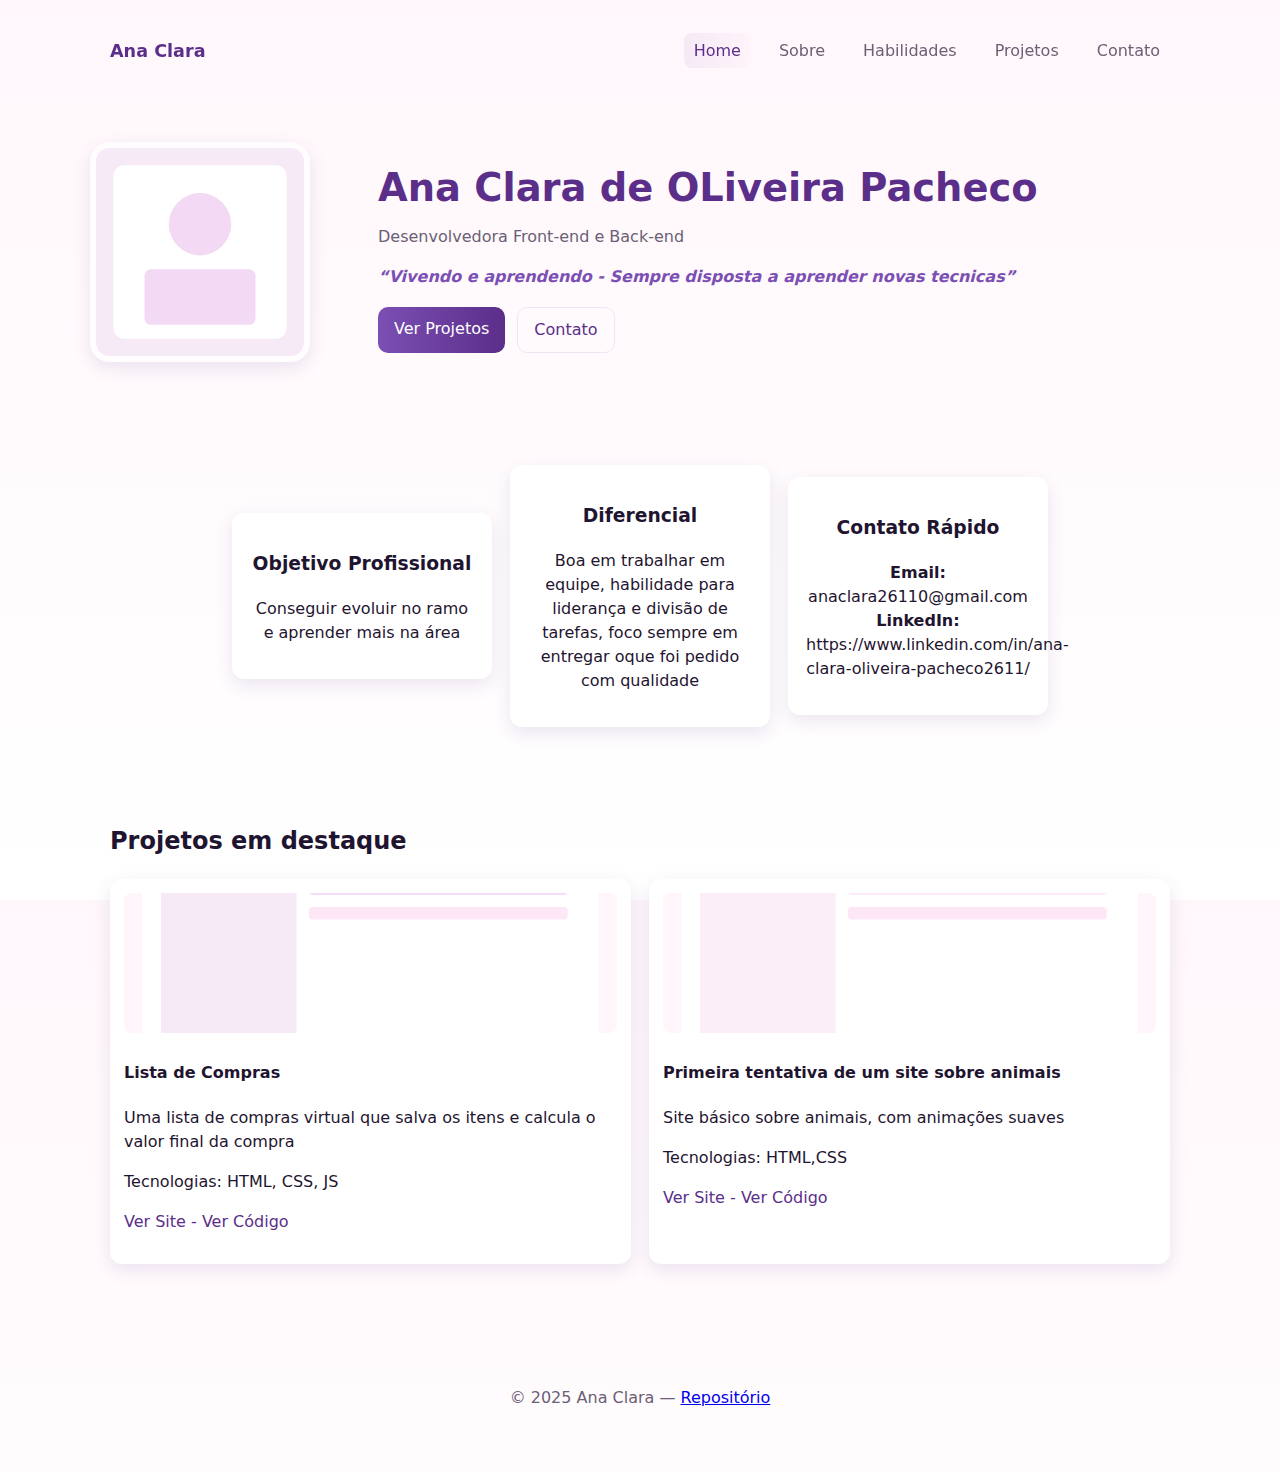
<file: index.html>
<!doctype html>
<html lang="pt-BR">
<head>
  <meta charset="utf-8" />
  <meta name="viewport" content="width=device-width,initial-scale=1" />
  <title>Ana Clara — Portfólio</title>
  <link rel="stylesheet" href="assets/css/style.css">
</head>
<body>
  <header class="site-header">
    <nav class="nav container">
      <a class="brand" href="index.html">Ana Clara</a>
      <ul class="nav-list">
        <li><a href="index.html" class="active">Home</a></li>
        <li><a href="about.html">Sobre</a></li>
        <li><a href="skills.html">Habilidades</a></li>
        <li><a href="projects.html">Projetos</a></li>
        <li><a href="contact.html">Contato</a></li>
      </ul>
    </nav>
  </header>

  <main>
    <section class="hero container">
      <div class="hero-left">
        <img src="assets/images/profile-placeholder.svg" alt="Foto profissional" class="profile-photo">
      </div>
      <div class="hero-right">
        <h1>Ana Clara de OLiveira Pacheco</h1>
        <p class="lead">Desenvolvedora Front‑end e Back-end</p>
        <p class="slogan">“Vivendo e aprendendo - Sempre disposta a aprender novas tecnicas”</p>
        <div class="cta">
          <a href="projects.html" class="btn">Ver Projetos</a>
          <a href="contact.html" class="btn btn-ghost">Contato</a>
        </div>
      </div>
    </section>

    <section class="quick container">
      <div class="card">
        <h3>Objetivo Profissional</h3>
        <p>Conseguir evoluir no ramo e aprender mais na área</p>
      </div>
      <div class="card">
        <h3>Diferencial</h3>
        <p>Boa em trabalhar em equipe, habilidade para liderança e divisão de tarefas, foco sempre em entregar oque foi pedido com qualidade</p>
      </div>
      <div class="card">
        <h3>Contato Rápido</h3>
        <p><strong>Email:</strong> anaclara26110@gmail.com <br><strong>LinkedIn:</strong> https://www.linkedin.com/in/ana-clara-oliveira-pacheco2611/</p>
      </div>
    </section>

    <section class="highlights container">
      <h2>Projetos em destaque</h2>
      <div class="grid projects-grid">
        <article class="project-card">
          <img src="assets/images/project1.svg" alt="Print do projeto 1">
          <h4>Lista de Compras</h4>
          <p>Uma lista de compras virtual que salva os itens e calcula o valor final da compra</p>
          <p class="tech">Tecnologias: HTML, CSS, JS</p>
          <p><a href="https://anaclara26110.github.io/Lista-De-Compras/" class="link">Ver Site -</a>
          <a href="https://github.com/AnaClara26110/Lista-De-Compras" class="link">Ver Código</a>
        </article>

        <article class="project-card">
          <img src="assets/images/project2.svg" alt="Print do projeto 2">
          <h4>Primeira tentativa de um site sobre animais</h4>
          <p>Site básico sobre animais, com animações suaves</p>
          <p class="tech">Tecnologias: HTML,CSS</p>
          <a href="https://anaclara26110.github.io/Animais-Estranhos-Mas-Fofos/" class="link">Ver Site -</a>
          <a href="https://github.com/AnaClara26110/Animais-Estranhos-Mas-Fofos" class="link">Ver Código</a>
        </article>
      </div>
    </section>
  </main>

  <footer class="site-footer">
    <div class="container">
      <p>© 2025 Ana Clara — <a href="https://github.com/seunome/meu-portfolio-profissional">Repositório</a></p>
    </div>
  </footer>

  <script src="assets/js/main.js"></script>
</body>
</html>
</file>
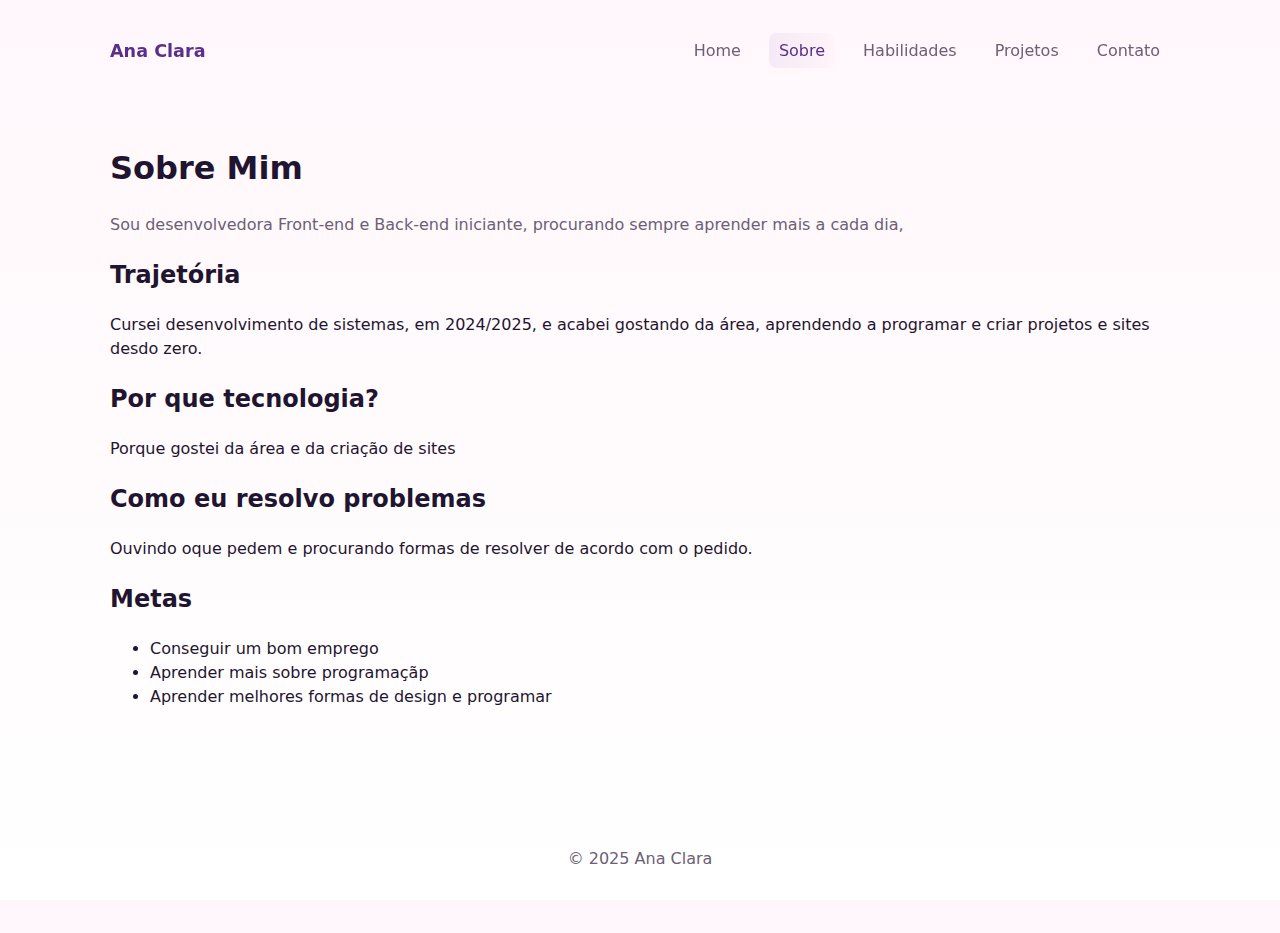
<file: about.html>
<!doctype html>
<html lang="pt-BR">
<head>
  <meta charset="utf-8" />
  <meta name="viewport" content="width=device-width,initial-scale=1" />
  <title>Sobre — Ana Clara</title>
  <link rel="stylesheet" href="assets/css/style.css">
</head>
<body>
  <header class="site-header">
    <nav class="nav container">
      <a class="brand" href="index.html">Ana Clara</a>
      <ul class="nav-list">
        <li><a href="index.html">Home</a></li>
        <li><a href="about.html" class="active">Sobre</a></li>
        <li><a href="skills.html">Habilidades</a></li>
        <li><a href="projects.html">Projetos</a></li>
        <li><a href="contact.html">Contato</a></li>
      </ul>
    </nav>
  </header>

  <main class="container">
    <section class="about">
      <h1>Sobre Mim</h1>
      <p class="lead">Sou desenvolvedora Front-end e Back-end iniciante, procurando sempre aprender mais a cada dia,</p>

      <h2>Trajetória</h2>
      <p>Cursei desenvolvimento de sistemas, em 2024/2025, e acabei gostando da área, aprendendo a programar e criar projetos e sites desdo zero.</p>

      <h2>Por que tecnologia?</h2>
      <p>Porque gostei da área e da criação de sites</p>

      <h2>Como eu resolvo problemas</h2>
      <p>Ouvindo oque pedem e procurando formas de resolver de acordo com o pedido.</p>

      <h2>Metas</h2>
      <ul>
        <li>Conseguir um bom emprego</li>
        <li>Aprender mais sobre programaçãp</li>
        <li>Aprender melhores formas de design e programar</li>
      </ul>
    </section>
  </main>

  <footer class="site-footer">
    <div class="container">
      <p>© 2025  Ana Clara</p>
    </div>
  </footer>

  <script src="assets/js/main.js"></script>
</body>
</html>
</file>
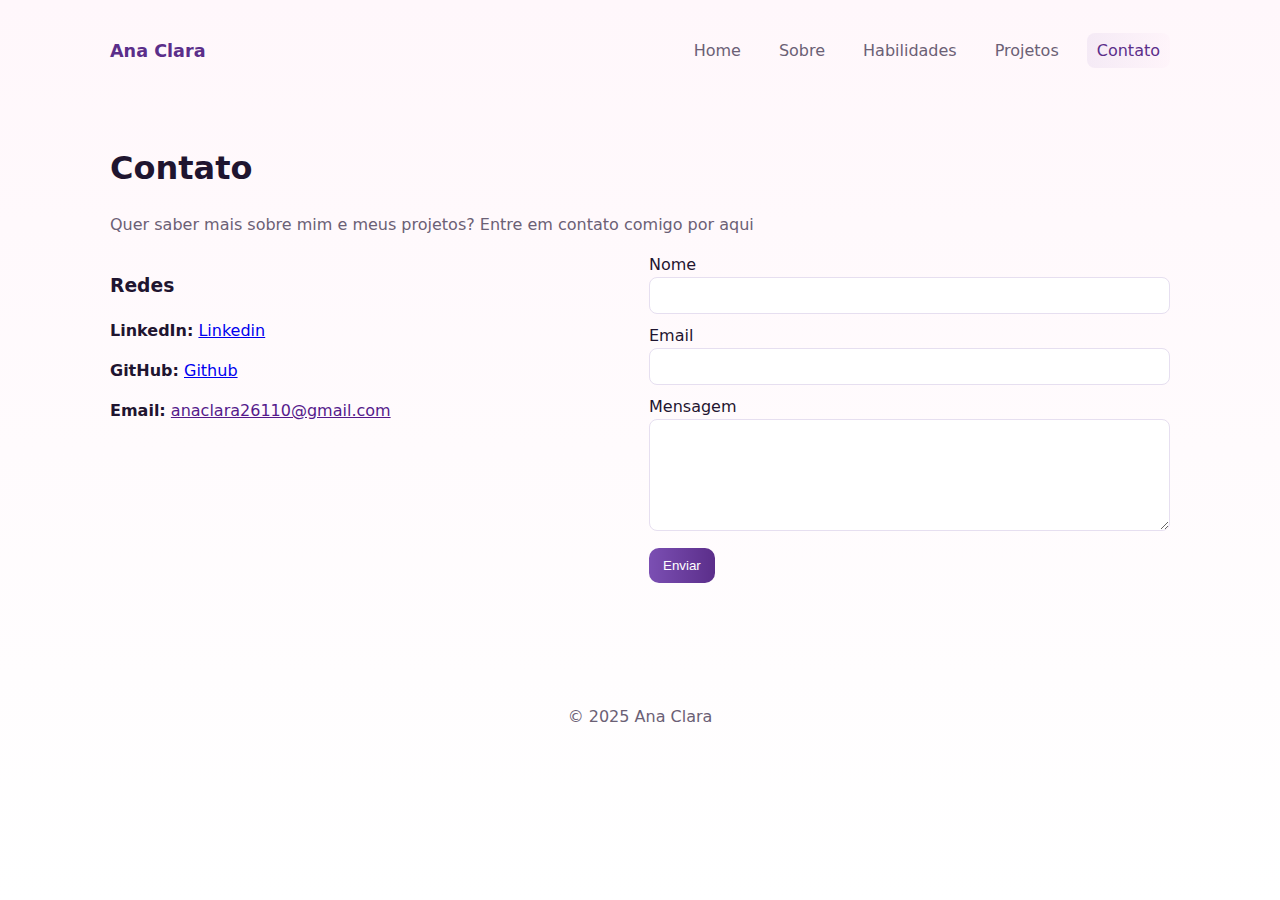
<file: contact.html>
<!doctype html>
<html lang="pt-BR">
<head>
  <meta charset="utf-8" />
  <meta name="viewport" content="width=device-width,initial-scale=1" />
  <title>Contato — Ana Clara</title>
  <link rel="stylesheet" href="assets/css/style.css">
</head>
<body>
  <header class="site-header">
    <nav class="nav container">
      <a class="brand" href="index.html">Ana Clara</a>
      <ul class="nav-list">
        <li><a href="index.html">Home</a></li>
        <li><a href="about.html">Sobre</a></li>
        <li><a href="skills.html">Habilidades</a></li>
        <li><a href="projects.html">Projetos</a></li>
        <li><a href="contact.html" class="active">Contato</a></li>
      </ul>
    </nav>
  </header>

  <main class="container">
    <section class="contact">
      <h1>Contato</h1>
      <p class="lead">Quer saber mais sobre mim e meus projetos? Entre em contato comigo por aqui</p>

      <div class="contact-grid">
        <div>
          <h3>Redes</h3>
          <p><strong>LinkedIn:</strong> <a href="https://www.linkedin.com/in/ana-clara-oliveira-pacheco2611/">Linkedin</a></p>
          <p><strong>GitHub:</strong> <a href="https://github.com/AnaClara26110">Github</a></p>
          <p><strong>Email:</strong> <a href="">anaclara26110@gmail.com</a></p>
        </div>

        <form class="contact-form" action="anaclara26110@gmail.com" method="post" enctype="text/plain">
          <label for="name">Nome</label>
          <input id="name" name="name" required>

          <label for="email">Email</label>
          <input id="email" name="email" type="email" required>

          <label for="message">Mensagem</label>
          <textarea id="message" name="message" rows="6" required></textarea>

          <button type="submit" class="btn">Enviar</button>
        </form>
      </div>
    </section>
  </main>

  <footer class="site-footer">
    <div class="container">
      <p>© 2025 Ana Clara</p>
    </div>
  </footer>

  <script src="assets/js/main.js"></script>
</body>
</html>
</file>
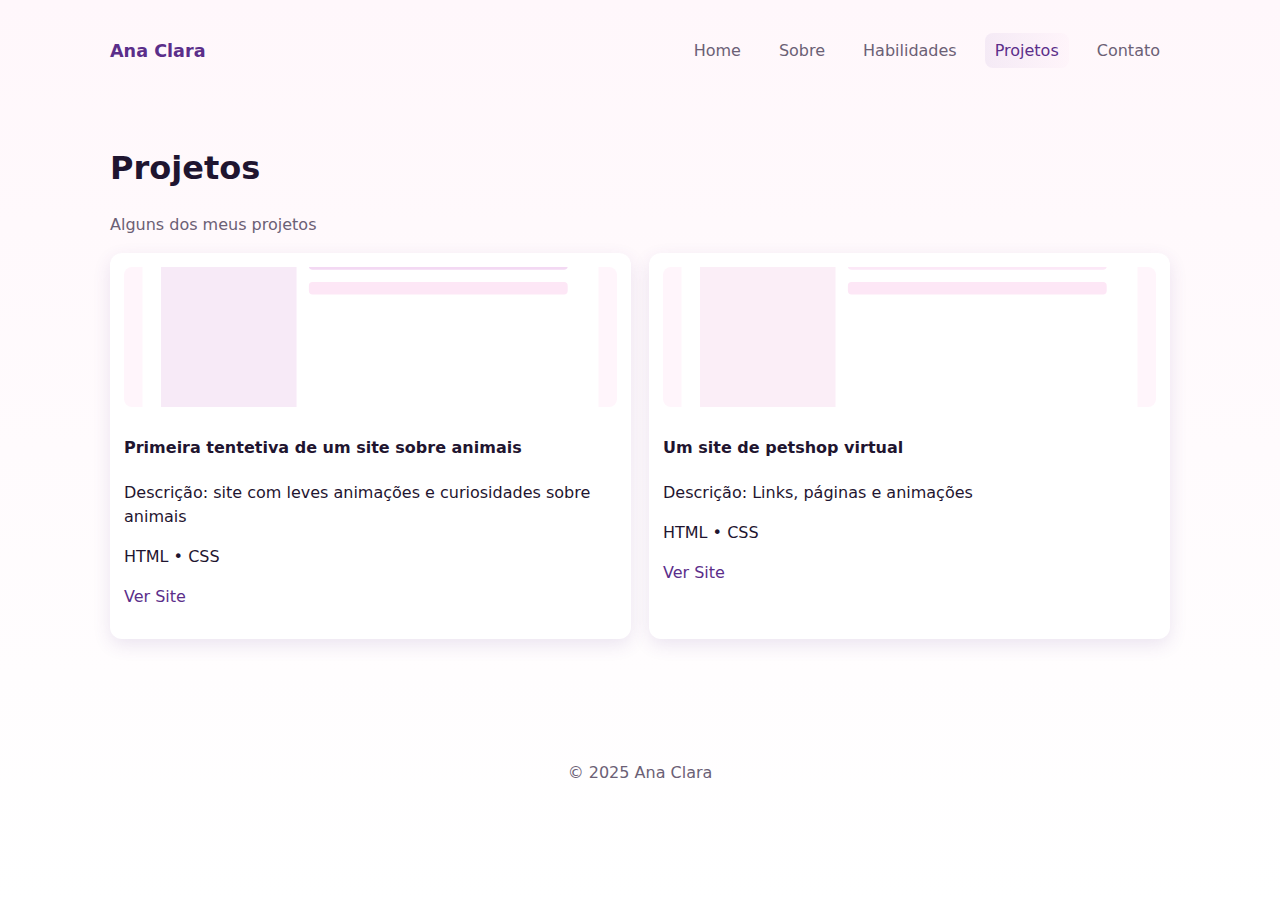
<file: projects.html>
<!doctype html>
<html lang="pt-BR">
<head>
  <meta charset="utf-8" />
  <meta name="viewport" content="width=device-width,initial-scale=1" />
  <title>Projetos — Ana Clara</title>
  <link rel="stylesheet" href="assets/css/style.css">
</head>
<body>
  <header class="site-header">
    <nav class="nav container">
      <a class="brand" href="index.html">Ana Clara</a>
      <ul class="nav-list">
        <li><a href="index.html">Home</a></li>
        <li><a href="about.html">Sobre</a></li>
        <li><a href="skills.html">Habilidades</a></li>
        <li><a href="projects.html" class="active">Projetos</a></li>
        <li><a href="contact.html">Contato</a></li>
      </ul>
    </nav>
  </header>

  <main class="container">
    <section class="projects">
      <h1>Projetos</h1>
      <p class="lead">Alguns dos meus projetos</p>

      <div class="grid projects-grid">
        <article class="project-card">
          <img src="assets/images/project1.svg" alt="Print do projeto 1">
          <h4>Primeira tentetiva de um site sobre animais</h4>
          <p>Descrição: site com leves animações e curiosidades sobre animais</p>
          <p class="tech">HTML • CSS</p>
          <p><a href="https://anaclara26110.github.io/Animais-Estranhos-Mas-Fofos/" class="link">Ver Site</a></p>
        </article>

        <article class="project-card">
          <img src="assets/images/project2.svg" alt="Print do projeto 2">
          <h4>Um site de petshop virtual</h4>
          <p>Descrição: Links, páginas e animações</p>
          <p class="tech">HTML • CSS</p>
          <p><a href="https://anaclara26110.github.io/Pet_Shop_Virtual/" class="link">Ver Site</a></p>
        </article>

  </main>

  <footer class="site-footer">
    <div class="container">
      <p>© 2025 Ana Clara</p>
    </div>
  </footer>

  <script src="assets/js/main.js"></script>
</body>
</html>
</file>
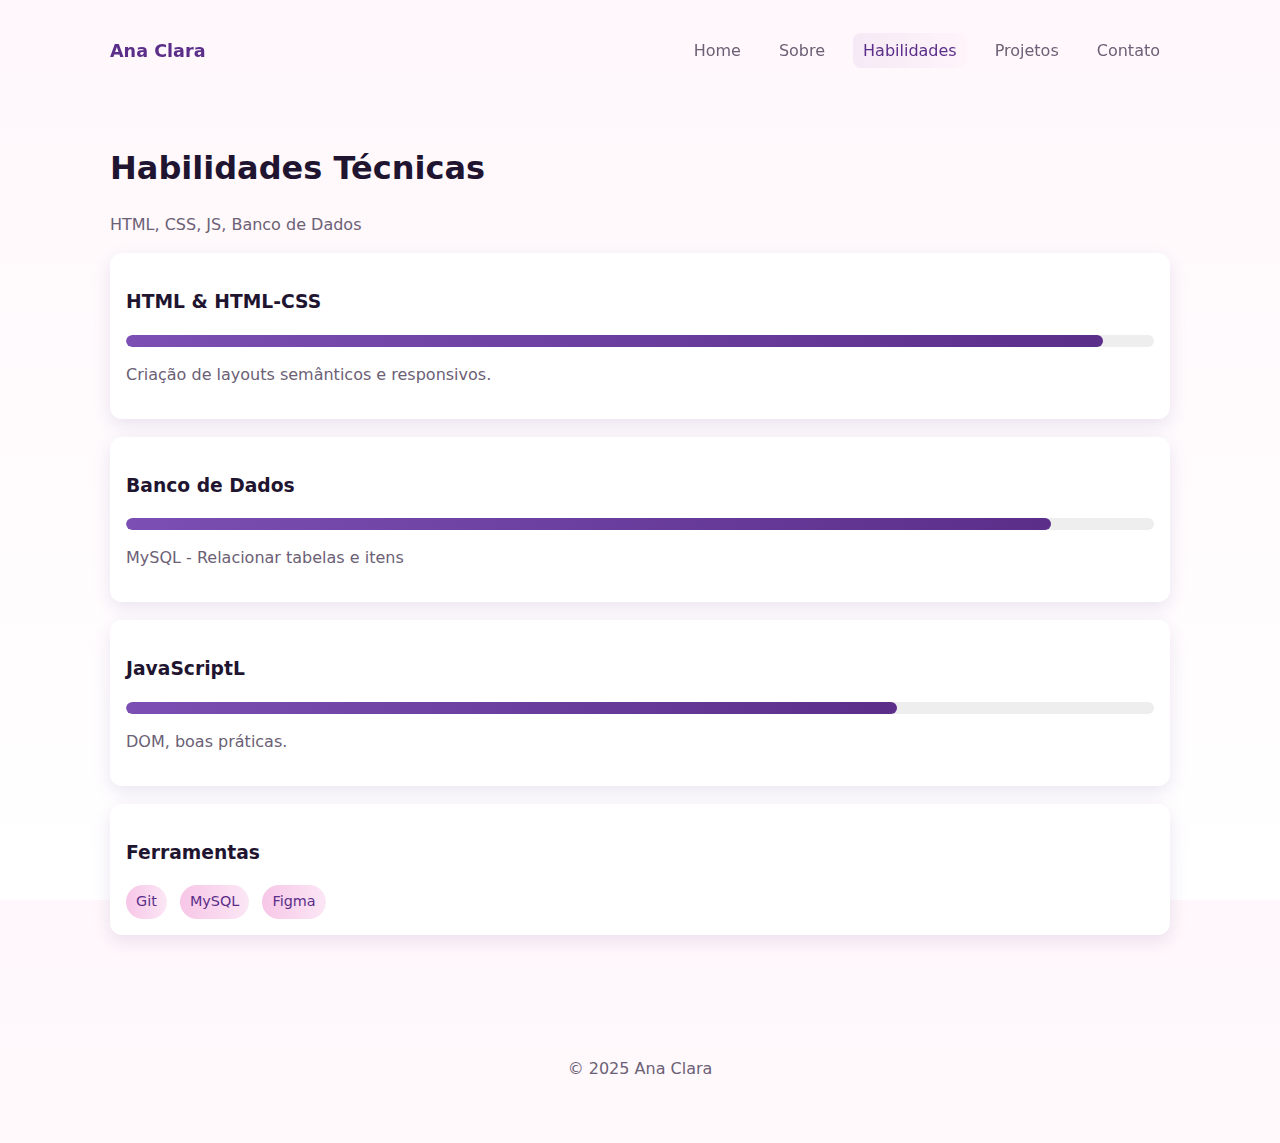
<file: skills.html>
<!doctype html>
<html lang="pt-BR">
<head>
  <meta charset="utf-8" />
  <meta name="viewport" content="width=device-width,initial-scale=1" />
  <title>Habilidades — Ana Clara</title>
  <link rel="stylesheet" href="assets/css/style.css">
</head>
<body>
  <header class="site-header">
    <nav class="nav container">
      <a class="brand" href="index.html">Ana Clara</a>
      <ul class="nav-list">
        <li><a href="index.html">Home</a></li>
        <li><a href="about.html">Sobre</a></li>
        <li><a href="skills.html" class="active">Habilidades</a></li>
        <li><a href="projects.html">Projetos</a></li>
        <li><a href="contact.html">Contato</a></li>
      </ul>
    </nav>
  </header>

  <main class="container">
    <section class="skills">
      <h1>Habilidades Técnicas</h1>
      <p class="lead">HTML, CSS, JS, Banco de Dados</p>

      <div class="skill-list">
        <div class="skill">
          <h3>HTML &amp; HTML-CSS</h3>
          <div class="bar"><span style="width: 95%"></span></div>
          <p class="muted">Criação de layouts semânticos e responsivos.</p>
        </div>

        <div class="skill">
          <h3>Banco de Dados</h3>
          <div class="bar"><span style="width: 90%"></span></div>
          <p class="muted">MySQL - Relacionar tabelas e itens</p>
        </div>

        <div class="skill">
          <h3>JavaScriptL</h3>
          <div class="bar"><span style="width: 75%"></span></div>
          <p class="muted">DOM, boas práticas.</p>
        </div>

        <div class="skill">
          <h3>Ferramentas</h3>
          <div class="badges">
            <span class="badge">Git</span>
            <span class="badge">MySQL</span>
            <span class="badge">Figma</span>
          </div>
        </div>
      </div>
    </section>
  </main>

  <footer class="site-footer">
    <div class="container">
      <p>© 2025 Ana Clara</p>
    </div>
  </footer>

  <script src="assets/js/main.js"></script>
</body>
</html>
</file>
<file: assets/css/style.css>
/* Paleta: tons de roxo e rosa claro */
:root{
  --bg: #fff7fb;
  --purple-700: #5b2e8a;
  --purple-500: #7b4fb3;
  --pink-300: #f7c6e7;
  --text: #1f1530;
  --muted: #6b6075;
  --card: #ffffff;
  --glass: rgba(255,255,255,0.6);
  --radius: 12px;
  --max-width: 1100px;
  --container-padding: 20px;
  --shadow: 0 6px 18px rgba(88,53,138,0.12);
}

/* Reset */
*{box-sizing:border-box}
html,body{height:100%}
body{
  margin:0;
  font-family: Inter, system-ui, -apple-system, "Segoe UI", Roboto, "Helvetica Neue", Arial;
  background: linear-gradient(180deg,var(--bg),#fff);
  color:var(--text);
  -webkit-font-smoothing:antialiased;
  -moz-osx-font-smoothing:grayscale;
  line-height:1.5;
  -webkit-tap-highlight-color: transparent;
}

/* Layout */
.container{max-width:var(--max-width);margin:0 auto;padding:var(--container-padding)}
.site-header{background:transparent;padding:18px 0;position:sticky;top:0;z-index:50}
.nav{display:flex;justify-content:space-between;align-items:center}
.brand{font-weight:700;color:var(--purple-700);text-decoration:none;font-size:1.1rem}
.nav-list{list-style:none;margin:0;padding:0;display:flex;gap:18px;align-items:center}
.nav-list a{color:var(--muted);text-decoration:none;padding:8px 10px;border-radius:8px}
.nav-list a.active, .nav-list a:hover{color:var(--purple-700);background:linear-gradient(90deg,rgba(123,79,179,0.08), rgba(247,198,231,0.06))}

/* Hero */
.hero{display:grid;grid-template-columns:260px 1fr;gap:28px;align-items:center;padding:40px 0}
.profile-photo{width:220px;height:220px;border-radius:20px;object-fit:cover;box-shadow:var(--shadow);border:6px solid rgba(255,255,255,0.6)}
.hero h1{margin:0;font-size:clamp(1.6rem,3vw,2.4rem);color:var(--purple-700)}
.lead{color:var(--muted);margin-top:8px}
.slogan{margin-top:14px;font-style:italic;color:var(--purple-500);font-weight:600}
.cta{margin-top:18px;display:flex;gap:12px}
.btn{display:inline-block;padding:10px 16px;border-radius:10px;background:linear-gradient(90deg,var(--purple-500),var(--purple-700));color:white;text-decoration:none}
.btn-ghost{background:transparent;border:1px solid rgba(123,79,179,0.12);color:var(--purple-700)}

/* Quick cards */
.quick{
  display: flex;
  justify-content: center;   /* Centraliza horizontalmente */
  align-items: center;        /* Alinha verticalmente (se houver altura) */
  gap: 18px;
  margin: 36px auto;
  width: 100%;
  max-width: 900px;           /* Limita a largura para não "espalhar" */
}
.card{
  background: var(--card);
  padding: 18px;
  border-radius: var(--radius);
  box-shadow: var(--shadow);
  width: 260px;              /* Largura fixa para alinhar perfeitamente */
  text-align: center;
}

/* Projects grid */
.projects-grid{display:grid;grid-template-columns:repeat(auto-fit,minmax(220px,1fr));gap:18px}
.project-card{background:var(--card);padding:14px;border-radius:12px;box-shadow:var(--shadow);transition:transform .18s ease,box-shadow .18s ease}
.project-card:hover{transform:translateY(-6px);box-shadow:0 12px 30px rgba(88,53,138,0.12)}
.project-card img{width:100%;height:140px;object-fit:cover;border-radius:8px}

/* Skills */
.skill-list{display:grid;gap:18px}
.skill{background:var(--card);padding:16px;border-radius:12px;box-shadow:var(--shadow)}
.bar{background:#eee;border-radius:999px;height:12px;overflow:hidden;margin:8px 0}
.bar span{display:block;height:100%;background:linear-gradient(90deg,var(--purple-500),var(--purple-700));border-radius:999px}

/* Badges */
.badge{display:inline-block;padding:6px 10px;border-radius:999px;background:linear-gradient(90deg,var(--pink-300),#fbe7f5);margin-right:8px;font-size:0.9rem;color:var(--purple-700)}

/* Contact */
.contact-grid{display:grid;grid-template-columns:1fr 1fr;gap:18px}
.contact-form input, .contact-form textarea{width:100%;padding:10px;border-radius:8px;border:1px solid #e6dff0;margin-bottom:10px}
.contact-form button{padding:10px 14px;border-radius:10px;border:none;background:linear-gradient(90deg,var(--purple-500),var(--purple-700));color:white}

/* Footer */
.site-footer{margin-top:40px;padding:26px 0;background:transparent;color:var(--muted);text-align:center}

/* Responsive */
@media (max-width:900px){
  .hero{grid-template-columns:1fr;gap:18px;text-align:center}
  .profile-photo{margin:0 auto}
  .quick{grid-template-columns:1fr}
  .contact-grid{grid-template-columns:1fr}
  .nav-list{display:none}
}

/* Utility */
.muted{color:var(--muted)}
.link{color:var(--purple-700);text-decoration:none}
</file>
